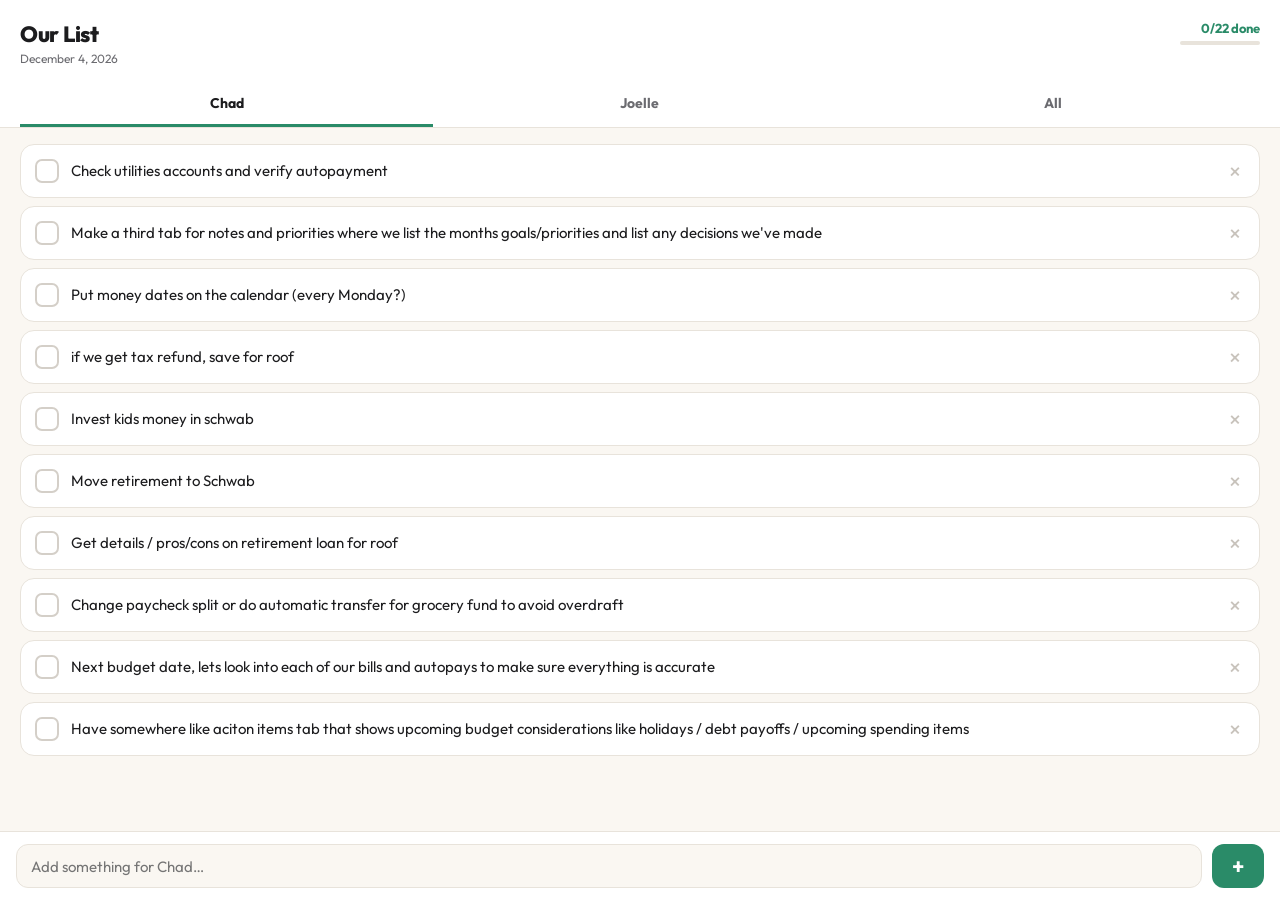
<file: index.html>
<!DOCTYPE html>
<html lang="en">
<head>
  <meta charset="UTF-8">
  <meta name="viewport" content="width=device-width, initial-scale=1.0, maximum-scale=1.0">
  <meta name="apple-mobile-web-app-capable" content="yes">
  <meta name="apple-mobile-web-app-status-bar-style" content="default">
  <meta name="apple-mobile-web-app-title" content="Our List">
  <title>Our List</title>
  <link rel="preconnect" href="https://fonts.googleapis.com">
  <link href="https://fonts.googleapis.com/css2?family=Outfit:wght@400;500;600;700;800&display=swap" rel="stylesheet">
  <link rel="stylesheet" href="style.css">
</head>
<body>

<div class="header">
  <div class="header-top">
    <div>
      <h1>Our List</h1>
      <p class="date" id="dateLabel"></p>
    </div>
    <div class="progress-wrap">
      <p class="progress-label" id="progressLabel"></p>
      <div class="progress-bar-wrap">
        <div class="progress-bar-fill" id="progressBar"></div>
      </div>
    </div>
  </div>
  <div class="tabs" role="tablist">
    <button class="tab active" id="tabChad"   onclick="switchTab('chad')"   role="tab">Chad</button>
    <button class="tab"        id="tabJoelle" onclick="switchTab('joelle')" role="tab">Joelle</button>
    <button class="tab"        id="tabAll"    onclick="switchTab('all')"    role="tab">All</button>
  </div>
</div>

<div id="hintBox" class="home-screen-hint" style="display:none">
  <p>📱 Add to your home screen</p>
  <span>Tap Share in Safari → "Add to Home Screen" for quick access.</span>
</div>

<div class="section" id="listContainer"></div>

<div class="add-section">
  <input class="add-input" id="addInput" placeholder="Add something for Chad…" autocomplete="off">
  <button class="add-btn" id="addBtn" aria-label="Add item">+</button>
</div>

<script src="app.js"></script>
</body>
</html>
</file>
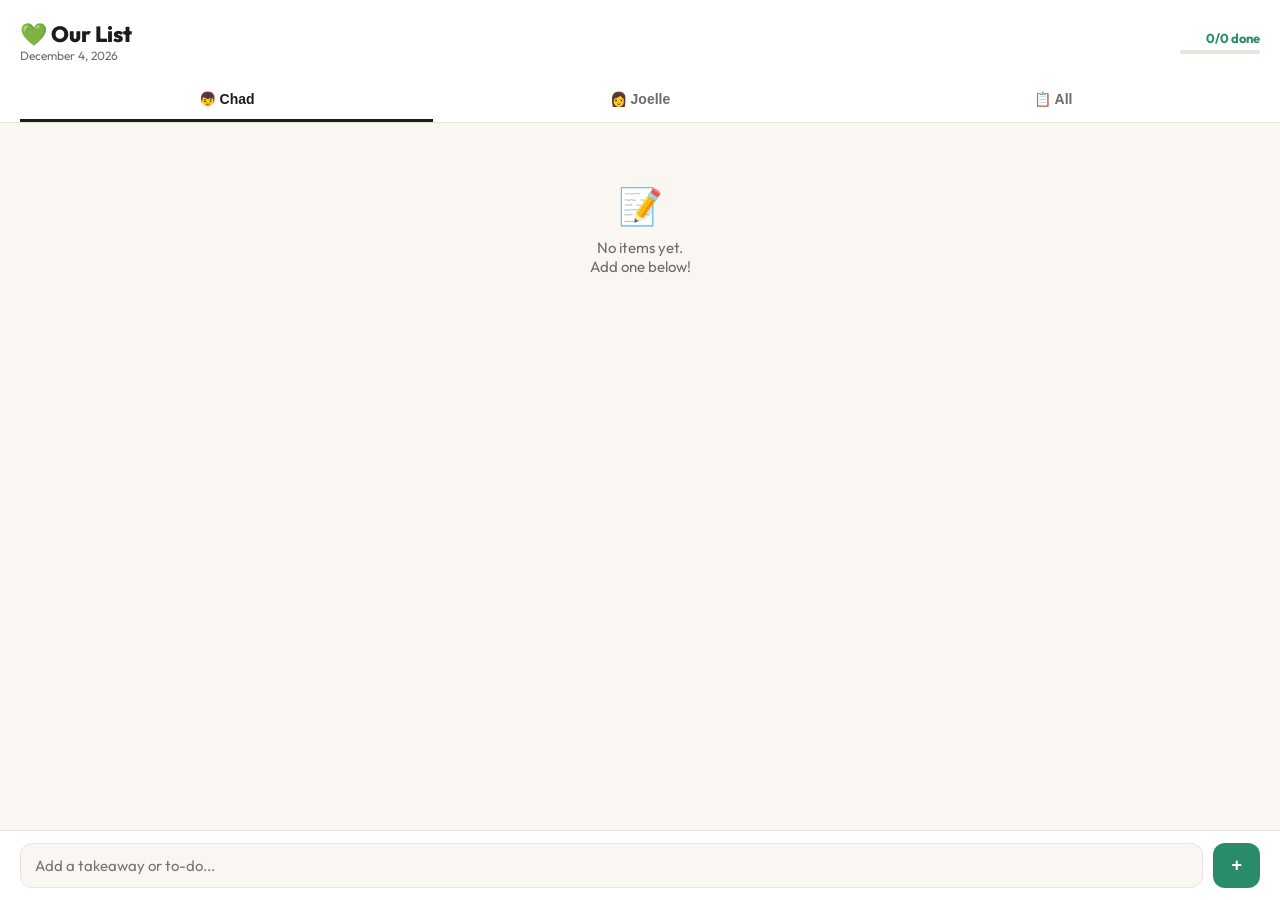
<file: Family List.html>
<!DOCTYPE html>
<html lang="en">
<head>
  <meta charset="UTF-8">
  <meta name="viewport" content="width=device-width, initial-scale=1.0, maximum-scale=1.0">
  <meta name="apple-mobile-web-app-capable" content="yes">
  <meta name="apple-mobile-web-app-status-bar-style" content="default">
  <meta name="apple-mobile-web-app-title" content="Our List 💚">
  <title>Our List 💚</title>
  <link href="https://fonts.googleapis.com/css2?family=Outfit:wght@400;500;600;700;800&display=swap" rel="stylesheet">
  <style>
    *, *::before, *::after { box-sizing: border-box; margin: 0; padding: 0; }
    html { -webkit-text-size-adjust: 100%; }
    body { font-family: 'Outfit', sans-serif; background: #FAF7F2; color: #1C1C1E; min-height: 100vh; padding-bottom: 40px; }
    
    .header { background: #fff; border-bottom: 1px solid #E8E3DB; padding: 20px 20px 0; position: sticky; top: 0; z-index: 10; }
    .header-top { display: flex; justify-content: space-between; align-items: center; margin-bottom: 16px; }
    .header h1 { font-size: 22px; font-weight: 800; }
    .header .date { font-size: 12px; color: #6B6B70; }
    .tabs { display: flex; gap: 0; }
    .tab { flex: 1; padding: 12px 0; text-align: center; font-size: 14px; font-weight: 700; border: none; background: none; cursor: pointer; color: #6B6B70; border-bottom: 3px solid transparent; transition: all .15s; }
    .tab.active { color: #1C1C1E; border-bottom-color: #1C1C1E; }

    .section { padding: 20px 20px 0; }
    .section-label { font-size: 11px; font-weight: 800; letter-spacing: 1.2px; text-transform: uppercase; color: #6B6B70; margin-bottom: 12px; }

    .item { display: flex; align-items: flex-start; gap: 12px; padding: 14px 16px; background: #fff; border-radius: 14px; border: 1px solid #E8E3DB; margin-bottom: 8px; }
    .item.done { background: #EDF7F2; border-color: #A8D5C2; }
    .check { width: 24px; height: 24px; border-radius: 8px; border: 2px solid #E8E3DB; background: transparent; flex-shrink: 0; cursor: pointer; display: flex; align-items: center; justify-content: center; transition: all .15s; -webkit-tap-highlight-color: transparent; }
    .check.checked { background: #2A8B68; border-color: #2A8B68; }
    .check-mark { color: #fff; font-size: 13px; font-weight: 800; }
    .item-text { font-size: 15px; line-height: 1.4; flex: 1; padding-top: 2px; transition: all .15s; }
    .item-text.done { color: #6B6B70; text-decoration: line-through; }
    .delete-btn { background: none; border: none; color: #D4CFC8; font-size: 20px; cursor: pointer; padding: 0 2px; line-height: 1; flex-shrink: 0; -webkit-tap-highlight-color: transparent; }

    .add-section { position: fixed; bottom: 0; left: 0; right: 0; background: #fff; border-top: 1px solid #E8E3DB; padding: 12px 20px; padding-bottom: max(12px, env(safe-area-inset-bottom)); display: flex; gap: 10px; }
    .add-input { flex: 1; border: 1px solid #E8E3DB; border-radius: 12px; padding: 12px 14px; font-size: 15px; font-family: 'Outfit', sans-serif; outline: none; background: #FAF7F2; }
    .add-input:focus { border-color: #2A8B68; }
    .add-btn { background: #2A8B68; color: #fff; border: none; border-radius: 12px; padding: 12px 18px; font-size: 18px; font-weight: 700; cursor: pointer; -webkit-tap-highlight-color: transparent; }

    .empty { text-align: center; padding: 40px 20px; color: #6B6B70; font-size: 15px; }
    .empty-icon { font-size: 36px; margin-bottom: 10px; }

    .progress-bar-wrap { background: #E8E3DB; border-radius: 4px; height: 4px; margin-top: 6px; overflow: hidden; }
    .progress-bar-fill { height: 100%; background: #2A8B68; border-radius: 4px; transition: width .4s ease; }

    .home-screen-hint { margin: 16px 20px 0; background: #EDF7F2; border: 1px solid #A8D5C2; border-radius: 14px; padding: 14px 16px; }
    .home-screen-hint p { font-size: 13px; color: #2A8B68; font-weight: 600; margin-bottom: 4px; }
    .home-screen-hint span { font-size: 12px; color: #6B6B70; line-height: 1.5; display: block; }
  </style>
</head>
<body>

<div class="header">
  <div class="header-top">
    <div>
      <h1>💚 Our List</h1>
      <p class="date" id="dateLabel"></p>
    </div>
    <div style="text-align:right">
      <p id="progressLabel" style="font-size:13px;font-weight:700;color:#2A8B68"></p>
      <div class="progress-bar-wrap" style="width:80px;margin-top:4px;margin-left:auto">
        <div class="progress-bar-fill" id="progressBar" style="width:0%"></div>
      </div>
    </div>
  </div>
  <div class="tabs">
    <button class="tab active" id="tabChad" onclick="switchTab('chad')">👦 Chad</button>
    <button class="tab" id="tabJoelle" onclick="switchTab('joelle')">👩 Joelle</button>
    <button class="tab" id="tabAll" onclick="switchTab('all')">📋 All</button>
  </div>
</div>

<div id="hintBox" class="home-screen-hint" style="display:none">
  <p>📱 Add to your home screen</p>
  <span>Tap the Share button in Safari → "Add to Home Screen" → you'll have a bookmark that works like an app icon, always up to date.</span>
</div>

<div class="section" id="listContainer" style="margin-bottom:80px"></div>

<div class="add-section">
  <input class="add-input" id="addInput" placeholder="Add a takeaway or to-do..." />
  <button class="add-btn" onclick="addItem()">+</button>
</div>

<script>
  let data = { chad: [], joelle: [] };
  let currentTab = 'chad';
  const isSafari = /^((?!chrome|android).)*safari/i.test(navigator.userAgent);

  // Load from URL hash first, then localStorage
  function loadData() {
    const hash = window.location.hash.slice(1);
    if (hash) {
      try {
        const decoded = JSON.parse(decodeURIComponent(escape(atob(hash))));
        data = decoded;
        localStorage.setItem('familylist_data', JSON.stringify(data));
        return;
      } catch(e) {}
    }
    const stored = localStorage.getItem('familylist_data');
    if (stored) {
      try { data = JSON.parse(stored); } catch(e) {}
    }
  }

  function saveData() {
    localStorage.setItem('familylist_data', JSON.stringify(data));
    // Update URL hash
    const encoded = btoa(unescape(encodeURIComponent(JSON.stringify(data))));
    history.replaceState(null, '', '#' + encoded);
  }

  function renderList() {
    const container = document.getElementById('listContainer');
    container.innerHTML = '';

    const people = currentTab === 'all' ? ['chad', 'joelle'] : [currentTab];
    const names = { chad: '👦 Chad', joelle: '👩 Joelle' };

    let totalDone = 0, total = 0;
    data.chad.forEach(i => { total++; if(i.done) totalDone++; });
    data.joelle.forEach(i => { total++; if(i.done) totalDone++; });

    document.getElementById('progressLabel').textContent = `${totalDone}/${total} done`;
    document.getElementById('progressBar').style.width = total > 0 ? `${(totalDone/total)*100}%` : '0%';

    people.forEach(person => {
      const items = data[person];
      if (currentTab === 'all') {
        const label = document.createElement('div');
        label.className = 'section-label';
        label.style.marginTop = '16px';
        label.textContent = names[person];
        container.appendChild(label);
      }

      if (items.length === 0 && currentTab !== 'all') {
        const empty = document.createElement('div');
        empty.className = 'empty';
        empty.innerHTML = `<div class="empty-icon">📝</div><p>No items yet.<br/>Add one below!</p>`;
        container.appendChild(empty);
        return;
      }

      items.forEach(item => {
        const el = document.createElement('div');
        el.className = `item${item.done ? ' done' : ''}`;
        el.innerHTML = `
          <div class="check ${item.done ? 'checked' : ''}" onclick="toggleItem('${person}', ${item.id})">
            ${item.done ? '<span class="check-mark">✓</span>' : ''}
          </div>
          <span class="item-text ${item.done ? 'done' : ''}">${escapeHtml(item.text)}</span>
          <button class="delete-btn" onclick="deleteItem('${person}', ${item.id})">×</button>
        `;
        container.appendChild(el);
      });
    });
  }

  function escapeHtml(str) {
    return str.replace(/&/g,'&amp;').replace(/</g,'&lt;').replace(/>/g,'&gt;').replace(/"/g,'&quot;');
  }

  function switchTab(tab) {
    currentTab = tab;
    ['chad','joelle','all'].forEach(t => {
      document.getElementById('tab' + t.charAt(0).toUpperCase() + t.slice(1)).classList.toggle('active', t === tab);
    });
    const input = document.getElementById('addInput');
    if (tab === 'all') {
      input.placeholder = 'Switch to a person tab to add items';
      input.disabled = true;
      input.style.opacity = '0.5';
    } else {
      input.placeholder = `Add a to-do for ${tab === 'chad' ? 'Chad' : 'Joelle'}...`;
      input.disabled = false;
      input.style.opacity = '1';
    }
    renderList();
  }

  function addItem() {
    if (currentTab === 'all') return;
    const input = document.getElementById('addInput');
    const text = input.value.trim();
    if (!text) return;
    data[currentTab].push({ text, done: false, id: Date.now() });
    saveData();
    input.value = '';
    renderList();
  }

  function toggleItem(person, id) {
    const item = data[person].find(i => i.id === id);
    if (item) { item.done = !item.done; saveData(); renderList(); }
  }

  function deleteItem(person, id) {
    data[person] = data[person].filter(i => i.id !== id);
    saveData();
    renderList();
  }

  // Init
  loadData();
  document.getElementById('dateLabel').textContent = new Date().toLocaleDateString('en-US', { month:'long', day:'numeric', year:'numeric' });
  document.getElementById('addInput').addEventListener('keydown', e => { if (e.key === 'Enter') addItem(); });

  // Show home screen hint in Safari
  if (isSafari && !navigator.standalone) {
    document.getElementById('hintBox').style.display = 'block';
  }

  renderList();
</script>
</body>
</html>
</file>
<file: style.css>
*, *::before, *::after { box-sizing: border-box; margin: 0; padding: 0; }
html { -webkit-text-size-adjust: 100%; }
body {
  font-family: 'Outfit', sans-serif;
  background: #FAF7F2;
  color: #1C1C1E;
  min-height: 100vh;
  padding-bottom: 90px;
}

/* ── Header ── */
.header {
  background: #fff;
  border-bottom: 1px solid #E8E3DB;
  padding: 20px 20px 0;
  position: sticky;
  top: 0;
  z-index: 10;
}
.header-top {
  display: flex;
  justify-content: space-between;
  align-items: flex-start;
  margin-bottom: 16px;
}
h1 {
  font-size: 22px;
  font-weight: 800;
  letter-spacing: -0.3px;
}
.date {
  font-size: 12px;
  color: #6B6B70;
  margin-top: 3px;
}

/* ── Progress ── */
.progress-wrap { text-align: right; }
.progress-label {
  font-size: 13px;
  font-weight: 700;
  color: #2A8B68;
}
.progress-bar-wrap {
  background: #E8E3DB;
  border-radius: 4px;
  height: 4px;
  margin-top: 5px;
  width: 80px;
  margin-left: auto;
  overflow: hidden;
}
.progress-bar-fill {
  height: 100%;
  background: #2A8B68;
  border-radius: 4px;
  width: 0%;
  transition: width 0.4s ease;
}

/* ── Tabs ── */
.tabs { display: flex; }
.tab {
  flex: 1;
  padding: 12px 0;
  text-align: center;
  font-size: 14px;
  font-weight: 700;
  font-family: 'Outfit', sans-serif;
  border: none;
  background: none;
  cursor: pointer;
  color: #6B6B70;
  border-bottom: 3px solid transparent;
  transition: color 0.15s, border-color 0.15s;
  -webkit-tap-highlight-color: transparent;
}
.tab.active {
  color: #1C1C1E;
  border-bottom-color: #2A8B68;
}

/* ── List ── */
.section { padding: 16px 20px 0; }
.section-label {
  font-size: 11px;
  font-weight: 800;
  letter-spacing: 1.2px;
  text-transform: uppercase;
  color: #6B6B70;
  margin: 20px 0 10px;
}
.section-label:first-child { margin-top: 0; }

/* ── Items ── */
.item {
  display: flex;
  align-items: center;
  gap: 12px;
  padding: 13px 14px;
  background: #fff;
  border-radius: 14px;
  border: 1px solid #E8E3DB;
  margin-bottom: 8px;
  transition: background 0.2s, border-color 0.2s;
}
.item.done {
  background: #EDF7F2;
  border-color: #B3D9CA;
}

.check {
  width: 24px;
  height: 24px;
  min-width: 24px;
  border-radius: 7px;
  border: 2px solid #D4CFC8;
  background: transparent;
  display: flex;
  align-items: center;
  justify-content: center;
  cursor: pointer;
  transition: background 0.15s, border-color 0.15s, transform 0.1s;
  -webkit-tap-highlight-color: transparent;
  user-select: none;
}
.check:active { transform: scale(0.88); }
.check.checked {
  background: #2A8B68;
  border-color: #2A8B68;
}

.item-text {
  font-size: 15px;
  line-height: 1.45;
  flex: 1;
  color: #1C1C1E;
  outline: none;
  word-break: break-word;
  transition: color 0.15s;
  cursor: text;
}
.item-text.done {
  color: #9B9BA4;
  text-decoration: line-through;
  text-decoration-thickness: 1.5px;
  cursor: default;
}
.item-text.editing {
  background: #F0EDE8;
  border-radius: 6px;
  padding: 1px 5px;
  margin: -1px -5px;
  cursor: text;
}

.delete-btn {
  background: none;
  border: none;
  color: #C8C3BC;
  font-size: 22px;
  line-height: 1;
  cursor: pointer;
  padding: 2px 4px;
  flex-shrink: 0;
  font-family: inherit;
  transition: color 0.15s;
  -webkit-tap-highlight-color: transparent;
}
.delete-btn:hover { color: #FF6B6B; }

/* ── Empty state ── */
.empty {
  text-align: center;
  padding: 48px 20px;
  color: #9B9BA4;
}
.empty-icon {
  font-size: 36px;
  margin-bottom: 12px;
}
.empty p {
  font-size: 15px;
  line-height: 1.6;
}

/* ── Add bar ── */
.add-section {
  position: fixed;
  bottom: 0;
  left: 0;
  right: 0;
  background: #fff;
  border-top: 1px solid #E8E3DB;
  padding: 12px 16px;
  padding-bottom: max(12px, env(safe-area-inset-bottom));
  display: flex;
  gap: 10px;
}
.add-input {
  flex: 1;
  border: 1.5px solid #E8E3DB;
  border-radius: 12px;
  padding: 11px 14px;
  font-size: 15px;
  font-family: 'Outfit', sans-serif;
  background: #FAF7F2;
  color: #1C1C1E;
  outline: none;
  transition: border-color 0.15s;
}
.add-input:focus { border-color: #2A8B68; }
.add-btn {
  background: #2A8B68;
  color: #fff;
  border: none;
  border-radius: 12px;
  padding: 11px 20px;
  font-size: 22px;
  font-weight: 700;
  font-family: inherit;
  line-height: 1;
  cursor: pointer;
  transition: background 0.15s, opacity 0.15s;
  -webkit-tap-highlight-color: transparent;
}
.add-btn:active { background: #226E54; }

/* ── Safari hint ── */
.home-screen-hint {
  margin: 16px 20px 0;
  background: #EDF7F2;
  border: 1px solid #A8D5C2;
  border-radius: 14px;
  padding: 13px 15px;
}
.home-screen-hint p {
  font-size: 13px;
  color: #2A8B68;
  font-weight: 700;
  margin-bottom: 3px;
}
.home-screen-hint span {
  font-size: 12px;
  color: #6B6B70;
  line-height: 1.5;
  display: block;
}
</file>
